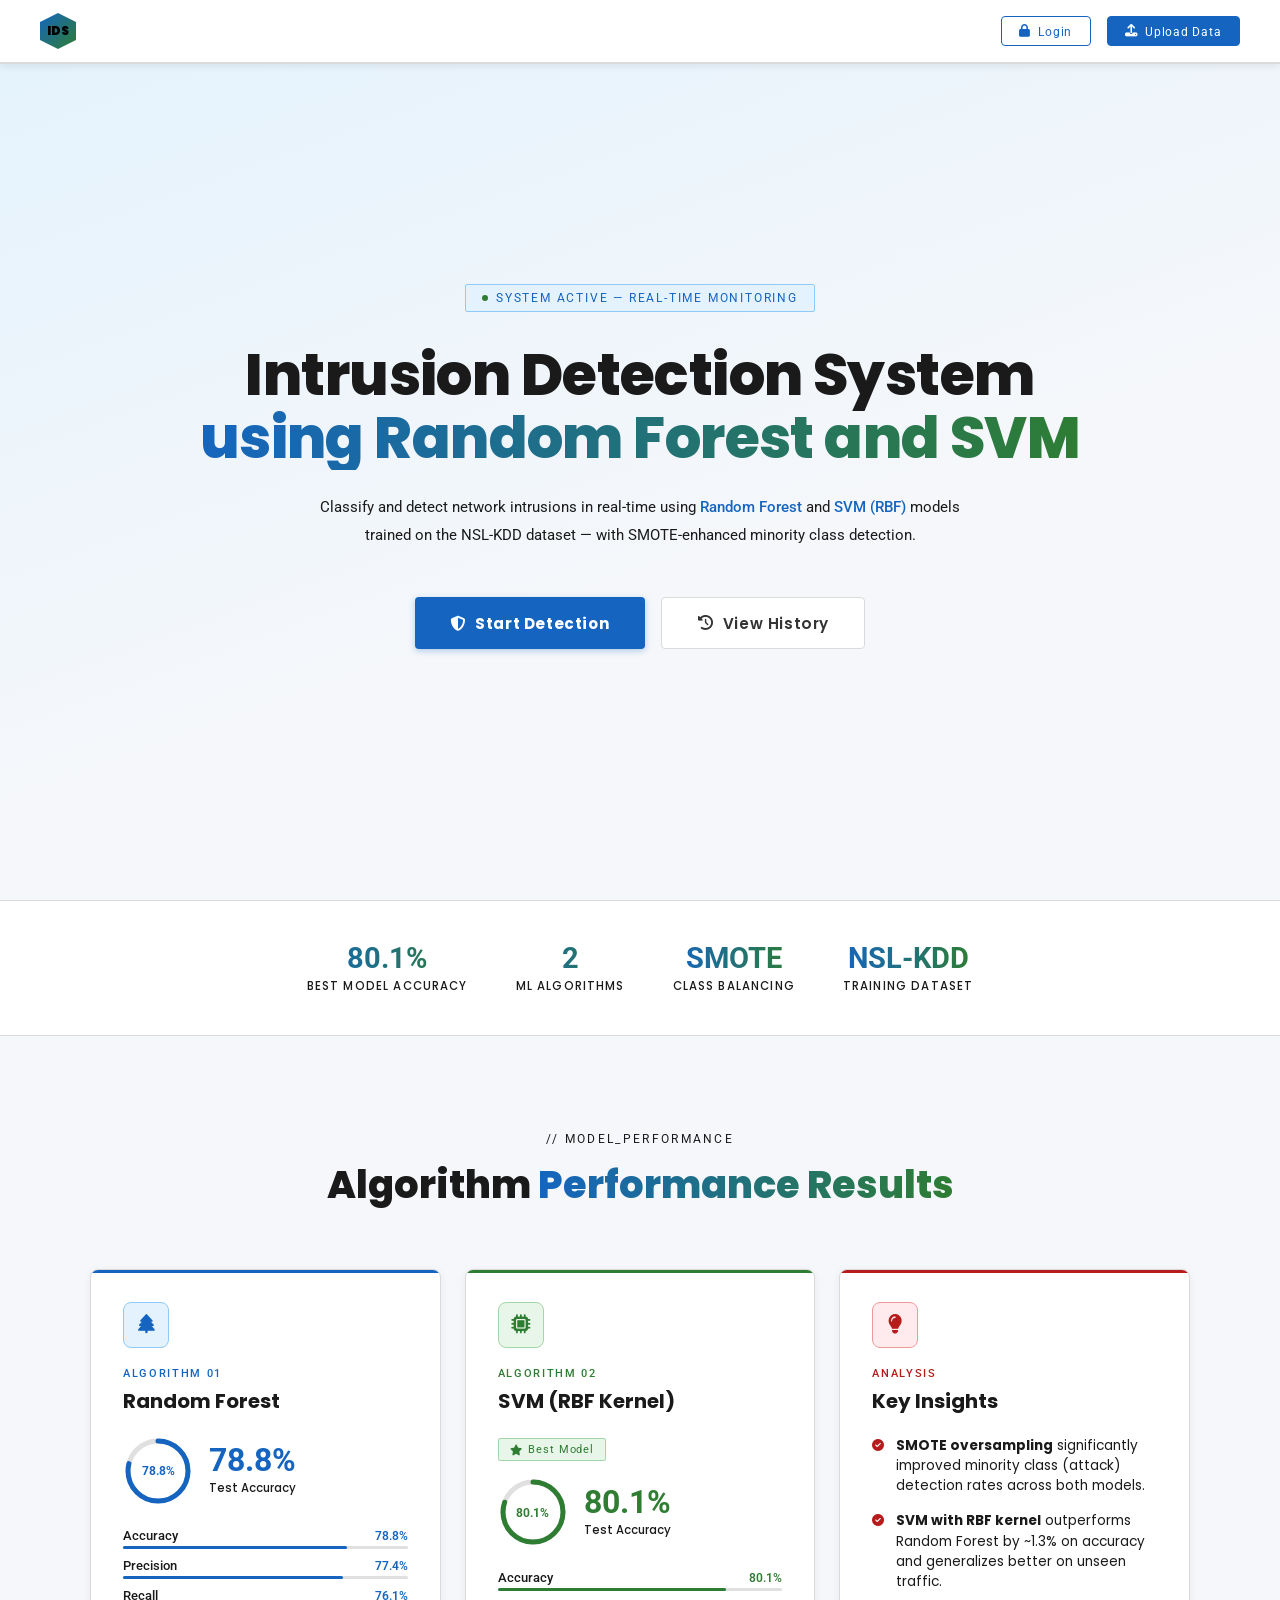
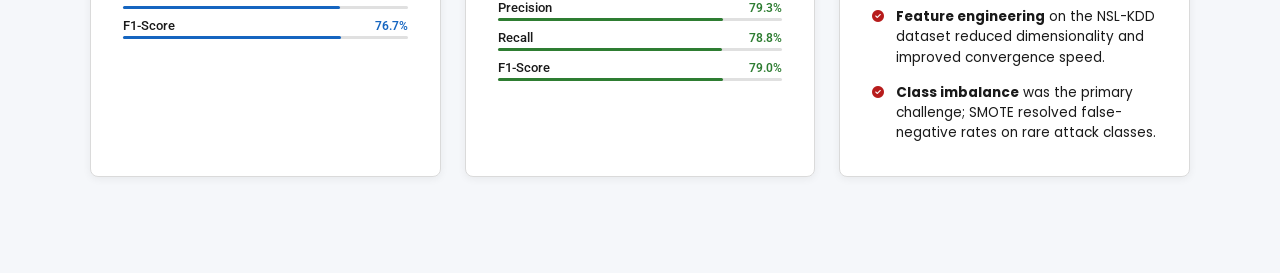
<file: templates/index.html>
<!doctype html>
<html lang="en">
  <head>
    <meta charset="UTF-8" />
    <meta name="viewport" content="width=device-width, initial-scale=1.0" />
    <title>IDS — Intrusion Detection System</title>
    <link rel="preconnect" href="https://fonts.googleapis.com" />
    <link
      href="https://fonts.googleapis.com/css2?family=Poppins:wght@400;500;600;700&family=Roboto:wght@400;500&display=swap"
      rel="stylesheet"
    />
    <link
      rel="stylesheet"
      href="https://cdnjs.cloudflare.com/ajax/libs/font-awesome/6.5.0/css/all.min.css"
    />
    <style>
      :root {
        --bg: #030a12;
        --surface: #071524;
        --glass: rgba(7, 28, 54, 0.55);
        --border: rgba(0, 210, 255, 0.12);
        --accent: #00d2ff;
        --accent2: #00ff9d;
        --accent3: #ff3e6c;
        --muted: #3a6a8a;
        --text: #c8e6f5;
        --text-dim: #5a8aaa;
        --mono: "Share Tech Mono", monospace;
        --display: "Syne", sans-serif;
      }

      *,
      *::before,
      *::after {
        box-sizing: border-box;
        margin: 0;
        padding: 0;
      }

      html {
        scroll-behavior: smooth;
      }

      body {
        background: var(--bg);
        color: var(--text);
        font-family: var(--display);
        overflow-x: hidden;
        min-height: 100vh;
      }

      /* ── GRID OVERLAY ─────────────────────────── */
      body::before {
        content: "";
        position: fixed;
        inset: 0;
        background-image:
          linear-gradient(rgba(0, 210, 255, 0.03) 1px, transparent 1px),
          linear-gradient(90deg, rgba(0, 210, 255, 0.03) 1px, transparent 1px);
        background-size: 40px 40px;
        pointer-events: none;
        z-index: 0;
      }

      /* ── SCANLINE EFFECT ──────────────────────── */
      body::after {
        content: "";
        position: fixed;
        inset: 0;
        background: repeating-linear-gradient(
          0deg,
          transparent,
          transparent 2px,
          rgba(0, 0, 0, 0.15) 2px,
          rgba(0, 0, 0, 0.15) 4px
        );
        pointer-events: none;
        z-index: 999;
        opacity: 0.35;
      }

      /* ── NAVBAR ───────────────────────────────── */
      nav {
        position: fixed;
        top: 0;
        left: 0;
        right: 0;
        z-index: 100;
        display: flex;
        align-items: center;
        justify-content: space-between;
        padding: 0 2.5rem;
        height: 64px;
        background: rgba(3, 10, 18, 0.85);
        backdrop-filter: blur(18px);
        border-bottom: 1px solid var(--border);
      }

      .nav-brand {
        display: flex;
        align-items: center;
        gap: 0.7rem;
        text-decoration: none;
      }
      .nav-brand .shield {
        width: 36px;
        height: 36px;
        background: linear-gradient(135deg, var(--accent), var(--accent2));
        clip-path: polygon(
          50% 0%,
          100% 25%,
          100% 75%,
          50% 100%,
          0% 75%,
          0% 25%
        );
        display: flex;
        align-items: center;
        justify-content: center;
        font-size: 0.75rem;
        color: #000;
        font-weight: 900;
        animation: shieldPulse 3s ease-in-out infinite;
        flex-shrink: 0;
      }
      @keyframes shieldPulse {
        0%,
        100% {
          filter: drop-shadow(0 0 6px var(--accent));
        }
        50% {
          filter: drop-shadow(0 0 18px var(--accent2));
        }
      }
      .nav-brand .brand-text {
        font-family: var(--mono);
        font-size: 0.95rem;
        color: var(--accent);
        letter-spacing: 0.08em;
      }
      .brand-text span {
        color: var(--accent2);
      }

      .nav-links {
        display: flex;
        align-items: center;
        gap: 1rem;
      }

      .nav-pill {
        display: flex;
        align-items: center;
        gap: 0.45rem;
        padding: 0.4rem 1.1rem;
        border-radius: 4px;
        font-family: var(--mono);
        font-size: 0.78rem;
        letter-spacing: 0.06em;
        text-decoration: none;
        transition: all 0.25s;
      }
      .nav-pill.ghost {
        border: 1px solid var(--border);
        color: var(--accent);
        background: transparent;
      }
      .nav-pill.ghost:hover {
        background: rgba(0, 210, 255, 0.08);
        border-color: var(--accent);
        box-shadow: 0 0 16px rgba(0, 210, 255, 0.2);
      }
      .nav-pill.filled {
        border: 1px solid var(--accent2);
        background: rgba(0, 255, 157, 0.08);
        color: var(--accent2);
      }
      .nav-pill.filled:hover {
        background: rgba(0, 255, 157, 0.18);
        box-shadow: 0 0 20px rgba(0, 255, 157, 0.25);
      }

      /* ── HERO ─────────────────────────────────── */
      .hero {
        position: relative;
        min-height: 100vh;
        display: flex;
        align-items: center;
        justify-content: center;
        padding: 6rem 2rem 4rem;
        overflow: hidden;
      }

      /* Radial glow blob */
      .hero::before {
        content: "";
        position: absolute;
        top: 20%;
        left: 50%;
        transform: translateX(-50%);
        width: 700px;
        height: 500px;
        background: radial-gradient(
          ellipse,
          rgba(0, 210, 255, 0.12) 0%,
          rgba(0, 255, 157, 0.05) 40%,
          transparent 70%
        );
        pointer-events: none;
        animation: blobDrift 8s ease-in-out infinite alternate;
      }
      @keyframes blobDrift {
        from {
          transform: translateX(-55%) scaleY(1);
        }
        to {
          transform: translateX(-45%) scaleY(1.1);
        }
      }

      .hero-inner {
        position: relative;
        z-index: 1;
        max-width: 900px;
        width: 100%;
        text-align: center;
      }

      .hero-badge {
        display: inline-flex;
        align-items: center;
        gap: 0.5rem;
        font-family: var(--mono);
        font-size: 0.75rem;
        letter-spacing: 0.15em;
        color: var(--accent);
        border: 1px solid rgba(0, 210, 255, 0.25);
        background: rgba(0, 210, 255, 0.06);
        padding: 0.35rem 1rem;
        border-radius: 2px;
        margin-bottom: 2rem;
        text-transform: uppercase;
      }
      .hero-badge .dot {
        width: 6px;
        height: 6px;
        background: var(--accent2);
        border-radius: 50%;
        animation: blink 1.2s step-start infinite;
      }
      @keyframes blink {
        50% {
          opacity: 0;
        }
      }

      .hero-title {
        font-size: clamp(2rem, 5vw, 3.6rem);
        font-weight: 800;
        line-height: 1.1;
        letter-spacing: -0.01em;
        margin-bottom: 1.5rem;
      }
      .hero-title .line1 {
        color: #fff;
        display: block;
      }
      .hero-title .line2 {
        display: block;
        background: linear-gradient(90deg, var(--accent), var(--accent2));
        -webkit-background-clip: text;
        -webkit-text-fill-color: transparent;
        background-clip: text;
      }

      .hero-desc {
        font-family: var(--mono);
        font-size: 0.95rem;
        color: var(--text-dim);
        line-height: 1.8;
        max-width: 640px;
        margin: 0 auto 3rem;
      }
      .hero-desc .hl {
        color: var(--accent);
      }

      .hero-cta {
        display: flex;
        gap: 1rem;
        justify-content: center;
        flex-wrap: wrap;
      }

      .btn-primary {
        display: inline-flex;
        align-items: center;
        gap: 0.6rem;
        padding: 0.85rem 2.2rem;
        background: linear-gradient(135deg, var(--accent), #0091b5);
        color: #000;
        font-family: var(--display);
        font-weight: 700;
        font-size: 0.95rem;
        letter-spacing: 0.04em;
        border: none;
        border-radius: 4px;
        cursor: pointer;
        text-decoration: none;
        transition: all 0.3s;
        position: relative;
        overflow: hidden;
      }
      .btn-primary::before {
        content: "";
        position: absolute;
        inset: 0;
        background: linear-gradient(135deg, var(--accent2), var(--accent));
        opacity: 0;
        transition: opacity 0.3s;
      }
      .btn-primary:hover::before {
        opacity: 1;
      }
      .btn-primary:hover {
        transform: translateY(-2px);
        box-shadow: 0 12px 40px rgba(0, 210, 255, 0.35);
      }
      .btn-primary > * {
        position: relative;
        z-index: 1;
      }

      .btn-secondary {
        display: inline-flex;
        align-items: center;
        gap: 0.6rem;
        padding: 0.85rem 2.2rem;
        background: transparent;
        color: var(--text);
        font-family: var(--display);
        font-weight: 600;
        font-size: 0.95rem;
        letter-spacing: 0.04em;
        border: 1px solid var(--border);
        border-radius: 4px;
        cursor: pointer;
        text-decoration: none;
        transition: all 0.3s;
      }
      .btn-secondary:hover {
        border-color: var(--muted);
        background: rgba(255, 255, 255, 0.04);
        transform: translateY(-2px);
        color: #fff;
      }

      /* ── STATS STRIP ──────────────────────────── */
      .stats-strip {
        position: relative;
        z-index: 1;
        display: flex;
        justify-content: center;
        gap: 3rem;
        flex-wrap: wrap;
        padding: 2.5rem 2rem;
        border-top: 1px solid var(--border);
        border-bottom: 1px solid var(--border);
        background: rgba(7, 21, 36, 0.5);
      }
      .stat-item {
        text-align: center;
      }
      .stat-num {
        font-family: var(--mono);
        font-size: 1.8rem;
        font-weight: 700;
        background: linear-gradient(90deg, var(--accent), var(--accent2));
        -webkit-background-clip: text;
        -webkit-text-fill-color: transparent;
        background-clip: text;
      }
      .stat-label {
        font-size: 0.72rem;
        letter-spacing: 0.1em;
        text-transform: uppercase;
        color: var(--text-dim);
        margin-top: 0.2rem;
      }

      /* ── SECTION TITLE ────────────────────────── */
      .section {
        position: relative;
        z-index: 1;
        padding: 6rem 2rem;
      }
      .section-header {
        text-align: center;
        margin-bottom: 3.5rem;
      }
      .section-tag {
        font-family: var(--mono);
        font-size: 0.72rem;
        letter-spacing: 0.2em;
        color: var(--accent);
        text-transform: uppercase;
        margin-bottom: 0.6rem;
      }
      .section-title {
        font-size: clamp(1.6rem, 3vw, 2.4rem);
        font-weight: 800;
        color: #fff;
      }
      .section-title span {
        background: linear-gradient(90deg, var(--accent), var(--accent2));
        -webkit-background-clip: text;
        -webkit-text-fill-color: transparent;
        background-clip: text;
      }

      /* ── MODEL CARDS ──────────────────────────── */
      .cards-grid {
        display: grid;
        grid-template-columns: repeat(auto-fit, minmax(300px, 1fr));
        gap: 1.5rem;
        max-width: 1100px;
        margin: 0 auto;
      }

      .model-card {
        position: relative;
        background: var(--glass);
        border: 1px solid var(--border);
        border-radius: 8px;
        padding: 2rem;
        backdrop-filter: blur(20px);
        transition: all 0.35s cubic-bezier(0.25, 0.8, 0.25, 1);
        overflow: hidden;
      }
      .model-card::before {
        content: "";
        position: absolute;
        top: 0;
        left: 0;
        right: 0;
        height: 2px;
        border-radius: 8px 8px 0 0;
        transition: opacity 0.35s;
        opacity: 0.7;
      }
      .model-card.rf::before {
        background: linear-gradient(90deg, var(--accent), transparent);
      }
      .model-card.svm::before {
        background: linear-gradient(90deg, var(--accent2), transparent);
      }
      .model-card.insight::before {
        background: linear-gradient(90deg, var(--accent3), transparent);
      }

      .model-card:hover {
        transform: translateY(-6px);
        border-color: rgba(0, 210, 255, 0.3);
        box-shadow:
          0 24px 60px rgba(0, 0, 0, 0.5),
          0 0 40px rgba(0, 210, 255, 0.08);
      }
      .model-card.svm:hover {
        border-color: rgba(0, 255, 157, 0.3);
        box-shadow:
          0 24px 60px rgba(0, 0, 0, 0.5),
          0 0 40px rgba(0, 255, 157, 0.1);
      }
      .model-card.insight:hover {
        border-color: rgba(255, 62, 108, 0.3);
        box-shadow:
          0 24px 60px rgba(0, 0, 0, 0.5),
          0 0 40px rgba(255, 62, 108, 0.08);
      }

      /* corner decoration */
      .model-card::after {
        content: "";
        position: absolute;
        bottom: -30px;
        right: -30px;
        width: 90px;
        height: 90px;
        border-radius: 50%;
        opacity: 0.07;
        transition: opacity 0.35s;
      }
      .model-card.rf::after {
        background: var(--accent);
      }
      .model-card.svm::after {
        background: var(--accent2);
      }
      .model-card.insight::after {
        background: var(--accent3);
      }
      .model-card:hover::after {
        opacity: 0.14;
      }

      .card-icon {
        width: 46px;
        height: 46px;
        border-radius: 8px;
        display: flex;
        align-items: center;
        justify-content: center;
        font-size: 1.2rem;
        margin-bottom: 1.2rem;
      }
      .rf .card-icon {
        background: rgba(0, 210, 255, 0.1);
        color: var(--accent);
        border: 1px solid rgba(0, 210, 255, 0.2);
      }
      .svm .card-icon {
        background: rgba(0, 255, 157, 0.1);
        color: var(--accent2);
        border: 1px solid rgba(0, 255, 157, 0.2);
      }
      .insight .card-icon {
        background: rgba(255, 62, 108, 0.1);
        color: var(--accent3);
        border: 1px solid rgba(255, 62, 108, 0.2);
      }

      .card-label {
        font-family: var(--mono);
        font-size: 0.7rem;
        letter-spacing: 0.15em;
        text-transform: uppercase;
        margin-bottom: 0.4rem;
      }
      .rf .card-label {
        color: var(--accent);
      }
      .svm .card-label {
        color: var(--accent2);
      }
      .insight .card-label {
        color: var(--accent3);
      }

      .card-model-name {
        font-size: 1.25rem;
        font-weight: 700;
        color: #fff;
        margin-bottom: 1.2rem;
      }

      /* accuracy ring */
      .accuracy-row {
        display: flex;
        align-items: center;
        gap: 1rem;
        margin-bottom: 1.4rem;
      }
      .ring-wrap {
        position: relative;
        width: 70px;
        height: 70px;
        flex-shrink: 0;
      }
      .ring-wrap svg {
        transform: rotate(-90deg);
      }
      .ring-bg {
        fill: none;
        stroke: rgba(255, 255, 255, 0.07);
        stroke-width: 5;
      }
      .ring-val {
        fill: none;
        stroke-width: 5;
        stroke-linecap: round;
        transition: stroke-dashoffset 1.2s ease;
      }
      .rf .ring-val {
        stroke: var(--accent);
      }
      .svm .ring-val {
        stroke: var(--accent2);
      }
      .ring-center {
        position: absolute;
        inset: 0;
        display: flex;
        align-items: center;
        justify-content: center;
        font-family: var(--mono);
        font-size: 0.78rem;
        font-weight: 700;
      }
      .rf .ring-center {
        color: var(--accent);
      }
      .svm .ring-center {
        color: var(--accent2);
      }

      .accuracy-meta {
        flex: 1;
      }
      .acc-big {
        font-family: var(--mono);
        font-size: 2rem;
        font-weight: 700;
        line-height: 1;
      }
      .rf .acc-big {
        color: var(--accent);
      }
      .svm .acc-big {
        color: var(--accent2);
      }
      .acc-sub {
        font-size: 0.72rem;
        color: var(--text-dim);
        margin-top: 0.2rem;
      }

      .best-badge {
        display: inline-flex;
        align-items: center;
        gap: 0.35rem;
        font-family: var(--mono);
        font-size: 0.68rem;
        padding: 0.25rem 0.7rem;
        background: rgba(0, 255, 157, 0.1);
        border: 1px solid rgba(0, 255, 157, 0.3);
        color: var(--accent2);
        border-radius: 2px;
        letter-spacing: 0.08em;
        margin-bottom: 1rem;
      }

      .card-metrics {
        display: flex;
        flex-direction: column;
        gap: 0.55rem;
      }
      .metric-row {
        display: flex;
        justify-content: space-between;
        align-items: center;
      }
      .metric-key {
        font-family: var(--mono);
        font-size: 0.72rem;
        color: var(--text-dim);
      }
      .metric-val {
        font-family: var(--mono);
        font-size: 0.78rem;
        font-weight: 600;
      }
      .metric-bar-wrap {
        width: 100%;
        height: 3px;
        background: rgba(255, 255, 255, 0.05);
        border-radius: 2px;
        margin-top: 0.2rem;
      }
      .metric-bar {
        height: 3px;
        border-radius: 2px;
        transition: width 1.4s ease;
      }
      .rf .metric-bar {
        background: linear-gradient(
          90deg,
          var(--accent),
          rgba(0, 210, 255, 0.4)
        );
      }
      .svm .metric-bar {
        background: linear-gradient(
          90deg,
          var(--accent2),
          rgba(0, 255, 157, 0.4)
        );
      }

      /* insight card special */
      .insight-list {
        list-style: none;
        display: flex;
        flex-direction: column;
        gap: 0.9rem;
      }
      .insight-list li {
        display: flex;
        align-items: flex-start;
        gap: 0.75rem;
        font-size: 0.85rem;
        color: var(--text);
        line-height: 1.5;
      }
      .insight-list li .ico {
        font-size: 0.75rem;
        margin-top: 0.2rem;
        color: var(--accent3);
        flex-shrink: 0;
      }

      /* ── ANIMATION HELPERS ────────────────────── */
      .fade-in {
        opacity: 0;
        transform: translateY(22px);
        animation: fadeUp 0.7s forwards;
      }
      .fade-in:nth-child(1) {
        animation-delay: 0.1s;
      }
      .fade-in:nth-child(2) {
        animation-delay: 0.22s;
      }
      .fade-in:nth-child(3) {
        animation-delay: 0.34s;
      }
      @keyframes fadeUp {
        to {
          opacity: 1;
          transform: none;
        }
      }

      /* responsive */
      @media (max-width: 640px) {
        nav {
          padding: 0 1.2rem;
        }
        .nav-brand .brand-text {
          font-size: 0.8rem;
        }
        .hero {
          padding: 5rem 1.2rem 3rem;
        }
        .stats-strip {
          gap: 1.5rem;
        }
        .cards-grid {
          grid-template-columns: 1fr;
        }
      }
    </style>
    <link rel="stylesheet" href="/static/light_theme.css" />
  </head>
  <body>
    <!-- ── NAVBAR ─────────────────────────── -->
    <nav>
      <a class="nav-brand" href="#">
        <div class="shield">IDS</div>
      </a>
      <div class="nav-links">
        <a href="/login" class="nav-pill ghost"
          ><i class="fa-solid fa-lock"></i> Login</a
        >
        <a href="/upload" class="nav-pill filled"
          ><i class="fa-solid fa-upload"></i> Upload Data</a
        >
      </div>
    </nav>

    <!-- ── HERO ───────────────────────────── -->
    <section class="hero">
      <div class="hero-inner">
        <div class="hero-badge fade-in">
          <span class="dot"></span>
          System Active — Real-time Monitoring
        </div>

        <h1 class="hero-title fade-in">
          <span class="line1">Intrusion Detection System</span>
          <span class="line2">using Random Forest and SVM</span>
        </h1>

        <p class="hero-desc fade-in">
          Classify and detect network intrusions in real-time using
          <span class="hl">Random Forest</span> and
          <span class="hl">SVM (RBF)</span> models trained on the NSL-KDD
          dataset — with SMOTE-enhanced minority class detection.
        </p>

        <div class="hero-cta fade-in">
          <a href="/upload" class="btn-primary">
            <span><i class="fa-solid fa-shield-halved"></i></span>
            <span>Start Detection</span>
          </a>
          <a href="/history" class="btn-secondary">
            <i class="fa-solid fa-clock-rotate-left"></i>
            View History
          </a>
        </div>
      </div>
    </section>

    <!-- ── STATS STRIP ─────────────────────── -->
    <div class="stats-strip">
      <div class="stat-item">
        <div class="stat-num">80.1%</div>
        <div class="stat-label">Best Model Accuracy</div>
      </div>
      <div class="stat-item">
        <div class="stat-num">2</div>
        <div class="stat-label">ML Algorithms</div>
      </div>
      <div class="stat-item">
        <div class="stat-num">SMOTE</div>
        <div class="stat-label">Class Balancing</div>
      </div>
      <div class="stat-item">
        <div class="stat-num">NSL-KDD</div>
        <div class="stat-label">Training Dataset</div>
      </div>
    </div>

    <!-- ── MODEL RESULTS ──────────────────── -->
    <section class="section">
      <div class="section-header">
        <div class="section-tag">// model_performance</div>
        <h2 class="section-title">
          Algorithm <span>Performance Results</span>
        </h2>
      </div>

      <div class="cards-grid">
        <!-- Random Forest -->
        <div class="model-card rf fade-in">
          <div class="card-icon"><i class="fa-solid fa-tree"></i></div>
          <div class="card-label">Algorithm 01</div>
          <div class="card-model-name">Random Forest</div>

          <div class="accuracy-row">
            <div class="ring-wrap">
              <svg viewBox="0 0 70 70" width="70" height="70">
                <circle class="ring-bg" cx="35" cy="35" r="30" />
                <circle
                  class="ring-val"
                  cx="35"
                  cy="35"
                  r="30"
                  stroke-dasharray="188.5"
                  stroke-dashoffset="39.9"
                />
                <!-- 188.5*(1-0.788) -->
              </svg>
              <div class="ring-center">78.8%</div>
            </div>
            <div class="accuracy-meta">
              <div class="acc-big">78.8%</div>
              <div class="acc-sub">Test Accuracy</div>
            </div>
          </div>

          <div class="card-metrics">
            <div>
              <div class="metric-row">
                <span class="metric-key">Accuracy</span>
                <span class="metric-val" style="color: var(--accent)"
                  >78.8%</span
                >
              </div>
              <div class="metric-bar-wrap">
                <div class="metric-bar rf" style="width: 78.8%"></div>
              </div>
            </div>
            <div>
              <div class="metric-row">
                <span class="metric-key">Precision</span>
                <span class="metric-val" style="color: var(--accent)"
                  >77.4%</span
                >
              </div>
              <div class="metric-bar-wrap">
                <div class="metric-bar rf" style="width: 77.4%"></div>
              </div>
            </div>
            <div>
              <div class="metric-row">
                <span class="metric-key">Recall</span>
                <span class="metric-val" style="color: var(--accent)"
                  >76.1%</span
                >
              </div>
              <div class="metric-bar-wrap">
                <div class="metric-bar rf" style="width: 76.1%"></div>
              </div>
            </div>
            <div>
              <div class="metric-row">
                <span class="metric-key">F1-Score</span>
                <span class="metric-val" style="color: var(--accent)"
                  >76.7%</span
                >
              </div>
              <div class="metric-bar-wrap">
                <div class="metric-bar rf" style="width: 76.7%"></div>
              </div>
            </div>
          </div>
        </div>

        <!-- SVM -->
        <div class="model-card svm fade-in">
          <div class="card-icon"><i class="fa-solid fa-microchip"></i></div>
          <div class="card-label">Algorithm 02</div>
          <div class="card-model-name">SVM (RBF Kernel)</div>
          <div class="best-badge">
            <i class="fa-solid fa-star"></i> Best Model
          </div>

          <div class="accuracy-row">
            <div class="ring-wrap">
              <svg viewBox="0 0 70 70" width="70" height="70">
                <circle class="ring-bg" cx="35" cy="35" r="30" />
                <circle
                  class="ring-val svm"
                  cx="35"
                  cy="35"
                  r="30"
                  stroke-dasharray="188.5"
                  stroke-dashoffset="37.4"
                  style="stroke: var(--accent2)"
                />
              </svg>
              <div class="ring-center" style="color: var(--accent2)">80.1%</div>
            </div>
            <div class="accuracy-meta">
              <div class="acc-big" style="color: var(--accent2)">80.1%</div>
              <div class="acc-sub">Test Accuracy</div>
            </div>
          </div>

          <div class="card-metrics">
            <div>
              <div class="metric-row">
                <span class="metric-key">Accuracy</span>
                <span class="metric-val" style="color: var(--accent2)"
                  >80.1%</span
                >
              </div>
              <div class="metric-bar-wrap">
                <div class="metric-bar svm" style="width: 80.1%"></div>
              </div>
            </div>
            <div>
              <div class="metric-row">
                <span class="metric-key">Precision</span>
                <span class="metric-val" style="color: var(--accent2)"
                  >79.3%</span
                >
              </div>
              <div class="metric-bar-wrap">
                <div class="metric-bar svm" style="width: 79.3%"></div>
              </div>
            </div>
            <div>
              <div class="metric-row">
                <span class="metric-key">Recall</span>
                <span class="metric-val" style="color: var(--accent2)"
                  >78.8%</span
                >
              </div>
              <div class="metric-bar-wrap">
                <div class="metric-bar svm" style="width: 78.8%"></div>
              </div>
            </div>
            <div>
              <div class="metric-row">
                <span class="metric-key">F1-Score</span>
                <span class="metric-val" style="color: var(--accent2)"
                  >79.0%</span
                >
              </div>
              <div class="metric-bar-wrap">
                <div class="metric-bar svm" style="width: 79%"></div>
              </div>
            </div>
          </div>
        </div>

        <!-- Key Insights -->
        <div class="model-card insight fade-in">
          <div class="card-icon"><i class="fa-solid fa-lightbulb"></i></div>
          <div class="card-label">Analysis</div>
          <div class="card-model-name">Key Insights</div>

          <ul class="insight-list">
            <li>
              <i class="fa-solid fa-circle-check ico"></i>
              <span
                ><strong style="color: #fff">SMOTE oversampling</strong>
                significantly improved minority class (attack) detection rates
                across both models.</span
              >
            </li>
            <li>
              <i class="fa-solid fa-circle-check ico"></i>
              <span
                ><strong style="color: #fff">SVM with RBF kernel</strong>
                outperforms Random Forest by ~1.3% on accuracy and generalizes
                better on unseen traffic.</span
              >
            </li>
            <li>
              <i class="fa-solid fa-circle-check ico"></i>
              <span
                ><strong style="color: #fff">Feature engineering</strong> on the
                NSL-KDD dataset reduced dimensionality and improved convergence
                speed.</span
              >
            </li>
            <li>
              <i class="fa-solid fa-circle-check ico"></i>
              <span
                ><strong style="color: #fff">Class imbalance</strong> was the
                primary challenge; SMOTE resolved false-negative rates on rare
                attack classes.</span
              >
            </li>
          </ul>
        </div>
      </div>
    </section>
  </body>
</html>
</file>
<file: static/light_theme.css>
/*
 * IDS Light Theme — Thesis Print-Friendly Stylesheet
 * ====================================================
 * Drop this file into your /static/ folder.
 * Add this line to every HTML <head> AFTER Font Awesome:
 *   <link rel="stylesheet" href="/static/light_theme.css" />
 *
 * This stylesheet overrides every dark-theme rule using CSS variable
 * redefinitions and targeted selectors. No HTML changes needed.
 */

/* ── GOOGLE FONTS (print-friendly) ─────────────────────────────────── */
@import url("https://fonts.googleapis.com/css2?family=Poppins:wght@400;500;600;700&family=Roboto:wght@400;500&display=swap");

/* ── ROOT VARIABLE OVERRIDES ────────────────────────────────────────── */
:root {
  /* Core palette */
  --bg: #f5f7fa;
  --surface: #ffffff;
  --glass: #ffffff;
  --border: #dadada;
  --text: #1a1a1a;
  --text-dim: #1a1a1a; /* was #455A64 — now near-black for print */
  --muted: #333333; /* was #78909C — darkened for print readability */

  /* Accent colours — high contrast for print */
  --accent: #1565c0; /* deep blue   */
  --accent2: #2e7d32; /* deep green  */
  --accent3: #b71c1c; /* deep red    */
  --warn: #e65100; /* deep orange */

  /* Typography */
  --mono: "Roboto", "Calibri", sans-serif;
  --display: "Poppins", "Arial", sans-serif;
}

/* ── GLOBAL RESETS ──────────────────────────────────────────────────── */
*,
*::before,
*::after {
  box-sizing: border-box;
}

/* Remove dark grid overlay and scanlines */
body::before,
body::after {
  display: none !important;
}

body {
  background: var(--bg) !important;
  color: var(--text) !important;
  font-family: var(--display) !important;
  -webkit-print-color-adjust: exact;
  print-color-adjust: exact;
}

/* ── NAVBAR ─────────────────────────────────────────────────────────── */
nav {
  background: #ffffff !important;
  border-bottom: 2px solid var(--border) !important;
  backdrop-filter: none !important;
  box-shadow: 0 2px 8px rgba(0, 0, 0, 0.08) !important;
}

.nav-brand .shield {
  background: linear-gradient(135deg, #1565c0, #2e7d32) !important;
  filter: none !important;
  animation: none !important;
}

.nav-brand .brand-text {
  color: #1565c0 !important;
  font-family: var(--mono) !important;
}

.nav-pill.ghost {
  color: #1565c0 !important;
  border-color: #1565c0 !important;
  background: transparent !important;
}

.nav-pill.ghost:hover {
  background: #e3f2fd !important;
  box-shadow: none !important;
}

.nav-pill.filled {
  color: #ffffff !important;
  background: #1565c0 !important;
  border-color: #1565c0 !important;
}

.nav-pill.filled:hover {
  background: #0d47a1 !important;
  box-shadow: none !important;
}

.nav-pill.danger {
  color: #ffffff !important;
  background: #b71c1c !important;
  border-color: #b71c1c !important;
}

.nav-pill.danger:hover {
  background: #7f0000 !important;
  box-shadow: none !important;
}

.nav-pill.active {
  background: #e3f2fd !important;
  border-color: #1565c0 !important;
  color: #1565c0 !important;
}

/* ── HERO SECTION (index page) ──────────────────────────────────────── */
.hero {
  background: linear-gradient(160deg, #e3f2fd 0%, #f5f7fa 60%) !important;
}

.hero::before {
  display: none !important;
}

.hero-badge {
  background: #e3f2fd !important;
  border-color: #90caf9 !important;
  color: #1565c0 !important;
}

.hero-badge .dot {
  background: #2e7d32 !important;
}

.hero-title .line1 {
  color: #1a1a1a !important;
}

.hero-title .line2 {
  background: linear-gradient(90deg, #1565c0, #2e7d32) !important;
  -webkit-background-clip: text !important;
  -webkit-text-fill-color: transparent !important;
  background-clip: text !important;
}

.hero-desc {
  color: #1a1a1a !important;
}

.hero-desc .hl {
  color: #1565c0 !important;
  font-weight: 500;
}

.btn-primary {
  background: #1565c0 !important;
  color: #ffffff !important;
  box-shadow: 0 2px 6px rgba(21, 101, 192, 0.3) !important;
}

.btn-primary::before {
  display: none !important;
}

.btn-primary:hover {
  background: #0d47a1 !important;
  transform: translateY(-1px) !important;
  box-shadow: 0 4px 12px rgba(21, 101, 192, 0.35) !important;
}

.btn-secondary {
  background: #ffffff !important;
  color: #1a1a1a !important;
  border-color: #dadada !important;
}

.btn-secondary:hover {
  background: #f5f7fa !important;
  border-color: #455a64 !important;
  color: #1a1a1a !important;
  transform: translateY(-1px) !important;
}

/* ── STATS STRIP (index page) ───────────────────────────────────────── */
.stats-strip {
  background: #ffffff !important;
  border-color: var(--border) !important;
}

.stat-num {
  background: linear-gradient(90deg, #1565c0, #2e7d32) !important;
  -webkit-background-clip: text !important;
  -webkit-text-fill-color: transparent !important;
  background-clip: text !important;
  font-weight: 700 !important;
}

.stat-label {
  color: #1a1a1a !important;
  font-weight: 500 !important;
}

/* ── SECTION HEADINGS ───────────────────────────────────────────────── */
.section {
  background: transparent !important;
}

.section-tag {
  color: #1565c0 !important;
}

.section-title {
  color: #1a1a1a !important;
}

.section-title span {
  background: linear-gradient(90deg, #1565c0, #2e7d32) !important;
  -webkit-background-clip: text !important;
  -webkit-text-fill-color: transparent !important;
  background-clip: text !important;
}

/* ── MODEL CARDS (index page) ───────────────────────────────────────── */
.model-card {
  background: #ffffff !important;
  border: 1.5px solid var(--border) !important;
  backdrop-filter: none !important;
  box-shadow: 0 2px 8px rgba(0, 0, 0, 0.06) !important;
}

.model-card:hover {
  transform: translateY(-3px) !important;
  box-shadow: 0 8px 24px rgba(0, 0, 0, 0.1) !important;
  border-color: #1565c0 !important;
}

.model-card.svm:hover {
  border-color: #2e7d32 !important;
  box-shadow: 0 8px 24px rgba(0, 0, 0, 0.1) !important;
}
.model-card.insight:hover {
  border-color: #b71c1c !important;
  box-shadow: 0 8px 24px rgba(0, 0, 0, 0.1) !important;
}

.model-card::before {
  opacity: 1 !important;
}

.model-card.rf::before {
  background: #1565c0 !important;
  height: 3px;
}
.model-card.svm::before {
  background: #2e7d32 !important;
  height: 3px;
}
.model-card.insight::before {
  background: #b71c1c !important;
  height: 3px;
}

.model-card::after {
  display: none !important;
}

.rf .card-icon {
  background: #e3f2fd !important;
  color: #1565c0 !important;
  border-color: #90caf9 !important;
}
.svm .card-icon {
  background: #e8f5e9 !important;
  color: #2e7d32 !important;
  border-color: #a5d6a7 !important;
}
.insight .card-icon {
  background: #ffebee !important;
  color: #b71c1c !important;
  border-color: #ef9a9a !important;
}

.rf .card-label {
  color: #1565c0 !important;
}
.svm .card-label {
  color: #2e7d32 !important;
}
.insight .card-label {
  color: #b71c1c !important;
}

.card-model-name {
  color: #1a1a1a !important;
}

.rf .ring-bg,
.svm .ring-bg {
  stroke: #e0e0e0 !important;
}

.rf .ring-val {
  stroke: #1565c0 !important;
}
.svm .ring-val {
  stroke: #2e7d32 !important;
}

.rf .ring-center {
  color: #1565c0 !important;
}
.svm .ring-center {
  color: #2e7d32 !important;
}

.rf .acc-big {
  color: #1565c0 !important;
}
.svm .acc-big {
  color: #2e7d32 !important;
}

.acc-sub {
  color: #1a1a1a !important;
  font-weight: 500 !important;
}
.metric-key {
  color: #1a1a1a !important;
  font-weight: 500 !important;
}

.metric-bar-wrap {
  background: #e0e0e0 !important;
}

.rf .metric-bar {
  background: #1565c0 !important;
}
.svm .metric-bar {
  background: #2e7d32 !important;
}

.best-badge {
  background: #e8f5e9 !important;
  border-color: #a5d6a7 !important;
  color: #2e7d32 !important;
}

.insight-list li {
  color: #1a1a1a !important;
}

.insight-list li .ico {
  color: #b71c1c !important;
}

.insight-list li strong {
  color: #1a1a1a !important;
}

/* ── PAGE WRAP / AUTH PAGES ─────────────────────────────────────────── */
.page-wrap {
  background: transparent !important;
}

.page-wrap::before {
  display: none !important;
}

/* ── LOGIN & SIGNUP CARDS ───────────────────────────────────────────── */
.login-card,
.signup-card {
  background: #ffffff !important;
  border: 1.5px solid var(--border) !important;
  box-shadow: 0 4px 20px rgba(0, 0, 0, 0.08) !important;
  backdrop-filter: none !important;
}

.login-card::before,
.signup-card::before {
  background: linear-gradient(90deg, #1565c0, #2e7d32, transparent) !important;
  height: 3px !important;
}

.login-card::after,
.signup-card::after {
  display: none !important;
}

.card-title {
  color: #1a1a1a !important;
}

.card-sub {
  color: #1a1a1a !important;
  font-weight: 500 !important;
}

.card-sub span {
  color: #1565c0 !important;
}

/* Card illustration SVG */
.card-illustration {
  background: #f5f7fa !important;
  border-color: var(--border) !important;
}

/* ── FORM INPUTS ─────────────────────────────────────────────────────── */
.form-label {
  color: #1a1a1a !important;
  font-weight: 500 !important;
}

.form-input {
  background: #ffffff !important;
  border: 1.5px solid #dadada !important;
  color: #1a1a1a !important;
  caret-color: #1565c0 !important;
}

.form-input::placeholder {
  color: #757575 !important;
}

.form-input:focus {
  border-color: #1565c0 !important;
  background: #ffffff !important;
  box-shadow: 0 0 0 3px rgba(21, 101, 192, 0.12) !important;
}

.form-input.error {
  border-color: #b71c1c !important;
  box-shadow: 0 0 0 3px rgba(183, 28, 28, 0.1) !important;
}

.input-icon {
  color: #555555 !important;
}
.input-wrap:focus-within .input-icon {
  color: #1565c0 !important;
}

.toggle-pw {
  color: #555555 !important;
}
.toggle-pw:hover {
  color: #1565c0 !important;
}

/* ── BUTTONS (auth pages) ───────────────────────────────────────────── */
.btn-login,
.btn-signup {
  background: #1565c0 !important;
  color: #ffffff !important;
}

.btn-login::before,
.btn-signup::before {
  display: none !important;
}

.btn-login:hover,
.btn-signup:hover {
  background: #0d47a1 !important;
  transform: translateY(-1px) !important;
  box-shadow: 0 4px 14px rgba(21, 101, 192, 0.35) !important;
}

/* ── DIVIDER ─────────────────────────────────────────────────────────── */
.divider-line {
  background: #dadada !important;
}
.divider-text {
  color: #333333 !important;
  font-weight: 500 !important;
}

/* ── FORGOT + SIGNUP LINKS ──────────────────────────────────────────── */
.forgot-link {
  color: #1a1a1a !important;
  font-weight: 500 !important;
}
.forgot-link:hover {
  color: #1565c0 !important;
}

.signup-row {
  color: #1a1a1a !important;
  font-weight: 500 !important;
}
.signup-row a {
  color: #1565c0 !important;
  border-bottom-color: #90caf9 !important;
}
.signup-row a:hover {
  color: #0d47a1 !important;
}

.login-row {
  color: #1a1a1a !important;
  font-weight: 500 !important;
}
.login-row a {
  color: #1565c0 !important;
}

/* ── FORM ALERTS ─────────────────────────────────────────────────────── */
.alert-error,
.alert-error.show {
  background: #ffebee !important;
  border-color: #ef9a9a !important;
  color: #b71c1c !important;
}

.field-error {
  color: #b71c1c !important;
  background: #ffebee !important;
  border-left-color: #b71c1c !important;
}

/* Password strength */
.strength-wrap .strength-label {
  color: #1a1a1a !important;
  font-weight: 500 !important;
}
.strength-bar-wrap {
  background: #e0e0e0 !important;
}

/* ── UPLOAD PAGE ─────────────────────────────────────────────────────── */
.upload-card {
  background: #ffffff !important;
  border: 1.5px solid var(--border) !important;
  box-shadow: 0 4px 20px rgba(0, 0, 0, 0.07) !important;
  backdrop-filter: none !important;
}

.upload-card::before {
  background: linear-gradient(90deg, #1565c0, #2e7d32, transparent) !important;
  height: 3px !important;
}

.upload-card::after {
  display: none !important;
}

/* Status bar */
.status-dot {
  background: #2e7d32 !important;
  box-shadow: none !important;
  animation: none !important;
}

.status-text {
  color: #2e7d32 !important;
}
.status-right {
  color: #1a1a1a !important;
  font-weight: 500 !important;
}

.status-bar {
  border-bottom: 1px solid var(--border) !important;
}

/* Drop zone */
.drop-zone {
  border: 2px dashed #90caf9 !important;
  background: #f5f7fa !important;
}

.drop-zone:hover,
.drop-zone.dragover {
  border-color: #1565c0 !important;
  background: #e3f2fd !important;
  box-shadow: none !important;
}

.corner {
  border-color: #90caf9 !important;
}
.drop-zone:hover .corner,
.drop-zone.dragover .corner {
  border-color: #1565c0 !important;
}

.drop-icon-inner {
  background: #e3f2fd !important;
  border-color: #90caf9 !important;
  color: #1565c0 !important;
}

.drop-icon-ring {
  border-color: #90caf9 !important;
}

.drop-zone:hover .drop-icon-inner,
.drop-zone.dragover .drop-icon-inner {
  background: #bbdefb !important;
  box-shadow: none !important;
}

.drop-title {
  color: #1a1a1a !important;
}
.drop-sub {
  color: #1a1a1a !important;
  font-weight: 500 !important;
}
.drop-sub span {
  color: #1565c0 !important;
}

.btn-choose {
  border-color: #1565c0 !important;
  color: #1565c0 !important;
  background: transparent !important;
}

.btn-choose:hover {
  background: #e3f2fd !important;
  box-shadow: none !important;
}

/* File info strip */
.file-info {
  background: #e8f5e9 !important;
  border-color: #a5d6a7 !important;
}

.file-info-icon {
  color: #2e7d32 !important;
}
.file-info-name {
  color: #1a1a1a !important;
}
.file-info-size {
  color: #1a1a1a !important;
  font-weight: 500 !important;
}
.file-info-remove {
  color: #555555 !important;
}
.file-info-remove:hover {
  color: #b71c1c !important;
}

/* Instructions box */
.instructions {
  background: #f5f7fa !important;
  border-color: var(--border) !important;
}

.instr-title {
  color: #1565c0 !important;
}
.instr-list li {
  color: #1a1a1a !important;
  font-weight: 500 !important;
}
.instr-list li i {
  color: #2e7d32 !important;
}

/* Features note */
.features-note {
  background: #fff8e1 !important;
  border-color: #ffd54f !important;
  border-left-color: #f9a825 !important;
}

.features-note-title {
  color: #e65100 !important;
}
.features-note-body {
  color: #1a1a1a !important;
  font-weight: 500 !important;
}
.features-note-body strong {
  color: #1a1a1a !important;
}

.feature-pill {
  background: #fff8e1 !important;
  border-color: #ffd54f !important;
  color: #e65100 !important;
}

/* Run button */
.btn-run {
  background: #1565c0 !important;
  color: #ffffff !important;
}

.btn-run::before {
  display: none !important;
}

.btn-run:hover {
  background: #0d47a1 !important;
  box-shadow: 0 4px 14px rgba(21, 101, 192, 0.3) !important;
  transform: translateY(-1px) !important;
}

.btn-run:disabled {
  background: #bdbdbd !important;
  color: #ffffff !important;
  opacity: 1 !important;
}

.btn-run .spinner {
  border-color: rgba(255, 255, 255, 0.4) !important;
  border-top-color: #ffffff !important;
}

/* ── RESULTS PAGE ────────────────────────────────────────────────────── */
.page {
  background: transparent !important;
}

.page-header {
  border-bottom-color: var(--border) !important;
}

.page-tag {
  color: #1565c0 !important;
}
.page-title {
  color: #1a1a1a !important;
}

.page-title span {
  background: linear-gradient(90deg, #1565c0, #2e7d32) !important;
  -webkit-background-clip: text !important;
  -webkit-text-fill-color: transparent !important;
  background-clip: text !important;
}

.meta-chip {
  color: #1a1a1a !important;
  font-weight: 500 !important;
}
.meta-chip.ok {
  color: #2e7d32 !important;
}
.meta-chip.bad {
  color: #b71c1c !important;
}

.btn-export {
  border-color: #1565c0 !important;
  color: #1565c0 !important;
  background: transparent !important;
}

.btn-export:hover {
  background: #e3f2fd !important;
  box-shadow: none !important;
}

/* ── SUMMARY CARDS (results) ────────────────────────────────────────── */
.summary-card {
  background: #ffffff !important;
  border: 1.5px solid var(--border) !important;
  backdrop-filter: none !important;
  box-shadow: 0 2px 8px rgba(0, 0, 0, 0.05) !important;
}

.summary-card::after {
  display: none !important;
}

.summary-card:hover {
  transform: translateY(-2px) !important;
  box-shadow: 0 6px 20px rgba(0, 0, 0, 0.1) !important;
}

.summary-card.total::before {
  background: #1565c0 !important;
}
.summary-card.normal::before {
  background: #2e7d32 !important;
}
.summary-card.attack::before {
  background: #b71c1c !important;
}

.total .card-icon {
  background: #e3f2fd !important;
  color: #1565c0 !important;
  border-color: #90caf9 !important;
}
.normal .card-icon {
  background: #e8f5e9 !important;
  color: #2e7d32 !important;
  border-color: #a5d6a7 !important;
}
.attack .card-icon {
  background: #ffebee !important;
  color: #b71c1c !important;
  border-color: #ef9a9a !important;
}

.total .card-trend {
  background: #e3f2fd !important;
  color: #1565c0 !important;
  border-color: #90caf9 !important;
}
.normal .card-trend {
  background: #e8f5e9 !important;
  color: #2e7d32 !important;
  border-color: #a5d6a7 !important;
}
.attack .card-trend {
  background: #ffebee !important;
  color: #b71c1c !important;
  border-color: #ef9a9a !important;
}

.total .card-num {
  color: #1565c0 !important;
}
.normal .card-num {
  color: #2e7d32 !important;
}
.attack .card-num {
  color: #b71c1c !important;
}

.card-label {
  color: #1a1a1a !important;
  font-weight: 600 !important;
}

.total .card-bar {
  background: #1565c0 !important;
}
.normal .card-bar {
  background: #2e7d32 !important;
}
.attack .card-bar {
  background: #b71c1c !important;
}

.card-bar-wrap {
  background: #e0e0e0 !important;
}

/* ── CHART CARDS ─────────────────────────────────────────────────────── */
.chart-card {
  background: #ffffff !important;
  border: 1.5px solid var(--border) !important;
  backdrop-filter: none !important;
  box-shadow: 0 2px 8px rgba(0, 0, 0, 0.05) !important;
}

.chart-card:hover {
  border-color: #90caf9 !important;
}

.chart-tag {
  color: #1565c0 !important;
}
.chart-title {
  color: #1a1a1a !important;
}

.legend-item {
  color: #1a1a1a !important;
  font-weight: 500 !important;
}

/* ── TABLE (results page) ───────────────────────────────────────────── */
.table-card {
  background: #ffffff !important;
  border: 1.5px solid var(--border) !important;
  backdrop-filter: none !important;
  box-shadow: 0 2px 8px rgba(0, 0, 0, 0.05) !important;
}

.table-header {
  border-bottom-color: var(--border) !important;
}
.table-tag {
  color: #1565c0 !important;
}
.table-title {
  color: #1a1a1a !important;
}

.search-input {
  background: #ffffff !important;
  border-color: #dadada !important;
  color: #1a1a1a !important;
}

.search-input:focus {
  border-color: #1565c0 !important;
  box-shadow: 0 0 0 2px rgba(21, 101, 192, 0.12) !important;
}

.search-input::placeholder {
  color: #757575 !important;
}

.search-wrap i {
  color: #555555 !important;
}

.filter-select {
  background: #ffffff !important;
  border-color: #dadada !important;
  color: #1a1a1a !important;
  font-weight: 500 !important;
}

.filter-select:focus {
  border-color: #1565c0 !important;
}

thead tr {
  background: #f5f7fa !important;
  border-bottom-color: var(--border) !important;
}
th {
  color: #455a64 !important;
  border-bottom: 1.5px solid #dadada !important;
}
th:hover {
  color: #1565c0 !important;
}

tbody tr {
  border-bottom-color: #eeeeee !important;
}
tbody tr:nth-child(even) {
  background: #fafafa !important;
}
tbody tr:hover {
  background: #e3f2fd !important;
}

tbody tr::before {
  background: #1565c0 !important;
}

td {
  color: #1a1a1a !important;
}
td:first-child {
  color: #1a1a1a !important;
  font-weight: 500 !important;
}

/* Table record id */
.record-id {
  color: #1a1a1a !important;
  font-weight: 500 !important;
}

/* Prediction badges */
.badge.normal {
  background: #e8f5e9 !important;
  color: #2e7d32 !important;
  border-color: #a5d6a7 !important;
}

.badge.attack {
  background: #ffebee !important;
  color: #b71c1c !important;
  border-color: #ef9a9a !important;
}

/* Attack type */
.attack-type {
  color: #e65100 !important;
  background: #fff3e0 !important;
  border-color: #ffcc80 !important;
}

.attack-type.none {
  color: #555555 !important;
  font-weight: 500 !important;
}

/* Confidence bar */
.conf-bar-wrap {
  background: #e0e0e0 !important;
}
.conf-bar.high {
  background: #2e7d32 !important;
}
.conf-bar.medium {
  background: #e65100 !important;
}
.conf-bar.low {
  background: #b71c1c !important;
}
.conf-val {
  color: #1a1a1a !important;
  font-weight: 600 !important;
}

/* Category badges (results table attack type column) */
.cat-badge {
  display: inline-block;
  padding: 2px 8px;
  border-radius: 3px;
  font-size: 0.75rem;
  font-weight: 500;
  border: 1px solid;
}

.cat-badge.normal {
  background: #e8f5e9 !important;
  color: #2e7d32 !important;
  border-color: #a5d6a7 !important;
}
.cat-badge.dos {
  background: #ffebee !important;
  color: #b71c1c !important;
  border-color: #ef9a9a !important;
}
.cat-badge.probe {
  background: #e3f2fd !important;
  color: #1565c0 !important;
  border-color: #90caf9 !important;
}
.cat-badge.r2l {
  background: #fff3e0 !important;
  color: #e65100 !important;
  border-color: #ffcc80 !important;
}
.cat-badge.u2r {
  background: #ede7f6 !important;
  color: #4527a0 !important;
  border-color: #b39ddb !important;
}
.cat-badge.unknown {
  background: #f5f5f5 !important;
  color: #616161 !important;
  border-color: #bdbdbd !important;
}

/* Table footer / pagination */
.table-footer {
  border-top-color: var(--border) !important;
}
.table-count {
  color: #1a1a1a !important;
  font-weight: 500 !important;
}
.table-count span {
  color: #1565c0 !important;
}

.pg-btn {
  background: #ffffff !important;
  border-color: #dadada !important;
  color: #1a1a1a !important;
  font-weight: 500 !important;
}

.pg-btn:hover:not(:disabled) {
  border-color: #1565c0 !important;
  color: #1565c0 !important;
}

.pg-btn.active {
  background: #e3f2fd !important;
  border-color: #1565c0 !important;
  color: #1565c0 !important;
}

/* ── ERROR BLOCK (results) ──────────────────────────────────────────── */
.error-block {
  background: #ffebee !important;
  border-color: #ef9a9a !important;
}

.error-block::before {
  background: #b71c1c !important;
}

.error-icon {
  background: #ffcdd2 !important;
  color: #b71c1c !important;
  border-color: #ef9a9a !important;
}

.error-title {
  color: #1a1a1a !important;
}
.error-msg {
  color: #1a1a1a !important;
  font-weight: 500 !important;
}

.error-btn {
  border-color: #ef9a9a !important;
  background: #ffcdd2 !important;
  color: #b71c1c !important;
}

.error-btn:hover {
  background: #ffebee !important;
}

/* ── HISTORY PAGE ────────────────────────────────────────────────────── */
.page-subtitle {
  color: #1a1a1a !important;
  font-weight: 500 !important;
}
.page-subtitle span {
  color: #2e7d32 !important;
}

.btn-new {
  background: #1565c0 !important;
  color: #ffffff !important;
}

.btn-new::before {
  display: none !important;
}

.btn-new:hover {
  background: #0d47a1 !important;
  transform: translateY(-1px) !important;
  box-shadow: 0 4px 14px rgba(21, 101, 192, 0.3) !important;
}

/* Stat strip chips */
.stat-strip {
  background: transparent !important;
  border: none !important;
}

.stat-chip {
  background: #ffffff !important;
  border: 1.5px solid var(--border) !important;
  box-shadow: 0 2px 6px rgba(0, 0, 0, 0.04) !important;
}

.stat-chip:hover {
  border-color: #90caf9 !important;
  transform: translateY(-1px) !important;
}

.sc-blue .stat-chip-icon {
  background: #e3f2fd !important;
  color: #1565c0 !important;
  border-color: #90caf9 !important;
}
.sc-green .stat-chip-icon {
  background: #e8f5e9 !important;
  color: #2e7d32 !important;
  border-color: #a5d6a7 !important;
}
.sc-red .stat-chip-icon {
  background: #ffebee !important;
  color: #b71c1c !important;
  border-color: #ef9a9a !important;
}
.sc-warn .stat-chip-icon {
  background: #fff3e0 !important;
  color: #e65100 !important;
  border-color: #ffcc80 !important;
}

.sc-blue .stat-chip-val {
  color: #1565c0 !important;
}
.sc-green .stat-chip-val {
  color: #2e7d32 !important;
}
.sc-red .stat-chip-val {
  color: #b71c1c !important;
}
.sc-warn .stat-chip-val {
  color: #e65100 !important;
}

.stat-chip-lbl {
  color: #1a1a1a !important;
  font-weight: 500 !important;
}

/* History card / table */
.history-card {
  background: #ffffff !important;
  border: 1.5px solid var(--border) !important;
  box-shadow: 0 2px 8px rgba(0, 0, 0, 0.05) !important;
}

.history-card:hover {
  border-color: #90caf9 !important;
}

.card-toolbar {
  border-bottom: 1px solid var(--border) !important;
}

.toolbar-dot {
  background: #2e7d32 !important;
  box-shadow: none !important;
  animation: none !important;
}

.toolbar-label {
  color: #1565c0 !important;
}

.sort-btn {
  background: transparent !important;
  border-color: #dadada !important;
  color: #1a1a1a !important;
  font-weight: 500 !important;
}

.sort-btn:hover {
  border-color: #1565c0 !important;
  color: #1565c0 !important;
}

/* History table */
.file-icon-wrap {
  background: #e3f2fd !important;
  color: #1565c0 !important;
  border-color: #90caf9 !important;
}

.file-name {
  color: #1a1a1a !important;
}
.file-sub {
  color: #333333 !important;
  font-weight: 500 !important;
}

.num-cell.total {
  color: #1565c0 !important;
}
.num-cell.normal {
  color: #2e7d32 !important;
}
.num-cell.attack {
  color: #b71c1c !important;
}

/* Threat ratio bar */
.ratio-bar-bg {
  background: #e0e0e0 !important;
}
.ratio-label {
  color: #1a1a1a !important;
  font-weight: 600 !important;
}

/* Status badges */
.status-badge.clean {
  background: #e8f5e9 !important;
  color: #2e7d32 !important;
  border-color: #a5d6a7 !important;
}

.status-badge.threat {
  background: #ffebee !important;
  color: #b71c1c !important;
  border-color: #ef9a9a !important;
}

.status-badge.warning {
  background: #fff3e0 !important;
  color: #e65100 !important;
  border-color: #ffcc80 !important;
}

/* Date cells */
.date-main {
  color: #1a1a1a !important;
}
.date-time {
  color: #333333 !important;
  font-weight: 500 !important;
}

/* Action buttons */
.action-btn.view {
  border-color: #90caf9 !important;
  color: #1565c0 !important;
  background: #e3f2fd !important;
}

.action-btn.view:hover {
  background: #bbdefb !important;
  border-color: #1565c0 !important;
  box-shadow: none !important;
}

.action-btn.delete {
  border-color: #ffcdd2 !important;
  color: #b71c1c !important;
  background: #ffebee !important;
}

.action-btn.delete:hover {
  background: #ffcdd2 !important;
  border-color: #ef9a9a !important;
}

/* Empty state */
.empty-icon {
  color: #757575 !important;
}
.empty-text {
  color: #333333 !important;
  font-weight: 500 !important;
}

/* Delete modal */
.modal-overlay {
  background: rgba(0, 0, 0, 0.5) !important;
}

.modal-box {
  background: #ffffff !important;
  border-color: #ef9a9a !important;
  box-shadow: 0 8px 32px rgba(0, 0, 0, 0.15) !important;
}

.modal-box::before {
  background: #b71c1c !important;
}

.modal-title {
  color: #1a1a1a !important;
}
.modal-sub {
  color: #1a1a1a !important;
  font-weight: 500 !important;
}

.modal-btn.cancel {
  background: transparent !important;
  border-color: #dadada !important;
  color: #1a1a1a !important;
  font-weight: 500 !important;
}

.modal-btn.cancel:hover {
  border-color: #9e9e9e !important;
  color: #1a1a1a !important;
}

.modal-btn.confirm {
  background: #ffebee !important;
  border-color: #ef9a9a !important;
  color: #b71c1c !important;
}

.modal-btn.confirm:hover {
  background: #ffcdd2 !important;
}

/* ── PRINT OPTIMISATION ──────────────────────────────────────────────── */
@media print {
  body::before,
  body::after {
    display: none !important;
  }

  nav {
    position: static !important;
    box-shadow: none !important;
    border-bottom: 1.5px solid #dadada !important;
  }

  .summary-card,
  .chart-card,
  .table-card,
  .model-card,
  .history-card,
  .upload-card,
  .login-card,
  .signup-card,
  .stat-chip {
    box-shadow: none !important;
    break-inside: avoid;
    border: 1px solid #dadada !important;
  }

  .badge.normal {
    background: #e8f5e9 !important;
    color: #2e7d32 !important;
  }
  .badge.attack {
    background: #ffebee !important;
    color: #b71c1c !important;
  }

  tbody tr:nth-child(even) {
    background: #f5f5f5 !important;
  }

  .btn-primary,
  .btn-new,
  .btn-login,
  .btn-run {
    background: #1565c0 !important;
    color: #ffffff !important;
    -webkit-print-color-adjust: exact;
  }

  canvas {
    max-width: 100% !important;
  }
}

/* ── GREY TEXT ELIMINATION — ADDITIONAL OVERRIDES ────────────────────────
 * Catches any remaining grey text from inline styles or dark-theme rules
 * not covered by the targeted selectors above.
 * ──────────────────────────────────────────────────────────────────────── */

/* Force ALL secondary/helper text to near-black */
.acc-sub,
.metric-key,
.card-label,
.drop-sub,
.instr-title,
.instr-list li,
.instr-list li span,
.features-note-body,
.features-note-body strong,
.legend-item,
.chart-tag,
.table-tag,
.page-tag,
.section-tag,
.file-info-size,
.file-sub,
.date-main,
.date-time,
.ratio-label,
.stat-chip-lbl,
.conf-val,
.record-id,
.modal-sub,
.error-msg,
.page-subtitle,
.table-count,
.meta-chip,
.divider-text,
.login-row,
.signup-row,
.strength-wrap .strength-label,
.status-right,
.hero-desc,
.stat-label,
.acc-sub {
  color: #1a1a1a !important;
}

/* Sub-dates, small IDs, decorative labels — very dark grey (not light grey) */
.file-sub,
.date-time,
.empty-text {
  color: #333333 !important;
}

/* Icon-only elements — slightly lighter dark to distinguish from text */
.input-icon,
.search-wrap > i,
.toggle-pw,
.file-info-remove,
.empty-icon {
  color: #555555 !important;
}

/* Placeholder text — dark enough to be readable */
input::placeholder,
textarea::placeholder,
.search-input::placeholder {
  color: #757575 !important;
}

/* Global rule: no element should use a grey lighter than #555 for readable text */
[class*="text-dim"],
[class*="muted"],
[class*="secondary"] {
  color: #333333 !important;
}

/* Bold weight for all helper/label text to improve print contrast */
.form-label,
.instr-title,
.metric-key,
.card-label,
.legend-item,
.conf-val,
.ratio-label,
.stat-chip-lbl,
.table-count,
.page-subtitle,
.drop-sub,
.status-right,
.file-info-size {
  font-weight: 500 !important;
}

/* Slightly larger helper text so it prints cleanly */
.instr-list li {
  font-size: 0.88rem !important;
  line-height: 1.7 !important;
}

.metric-key {
  font-size: 0.8rem !important;
}

.conf-val {
  font-size: 0.8rem !important;
  font-weight: 600 !important;
}

/* History table secondary text */
.file-sub {
  font-size: 0.75rem !important;
  font-weight: 500 !important;
}

.date-time {
  font-size: 0.78rem !important;
  font-weight: 500 !important;
}

/* Chart tooltip text — force dark for print */
.chartjs-tooltip {
  color: #1a1a1a !important;
  background: #ffffff !important;
  border: 1px solid #dadada !important;
}

/* Ensure th (table headers) are bold and dark */
th {
  color: #1a1a1a !important;
  font-weight: 600 !important;
  font-size: 0.78rem !important;
}

/* Ensure td text is full black */
td {
  color: #1a1a1a !important;
  font-size: 0.85rem !important;
}

/* Any inline style color that might be grey */
* {
  -webkit-print-color-adjust: exact !important;
  print-color-adjust: exact !important;
}
</file>
